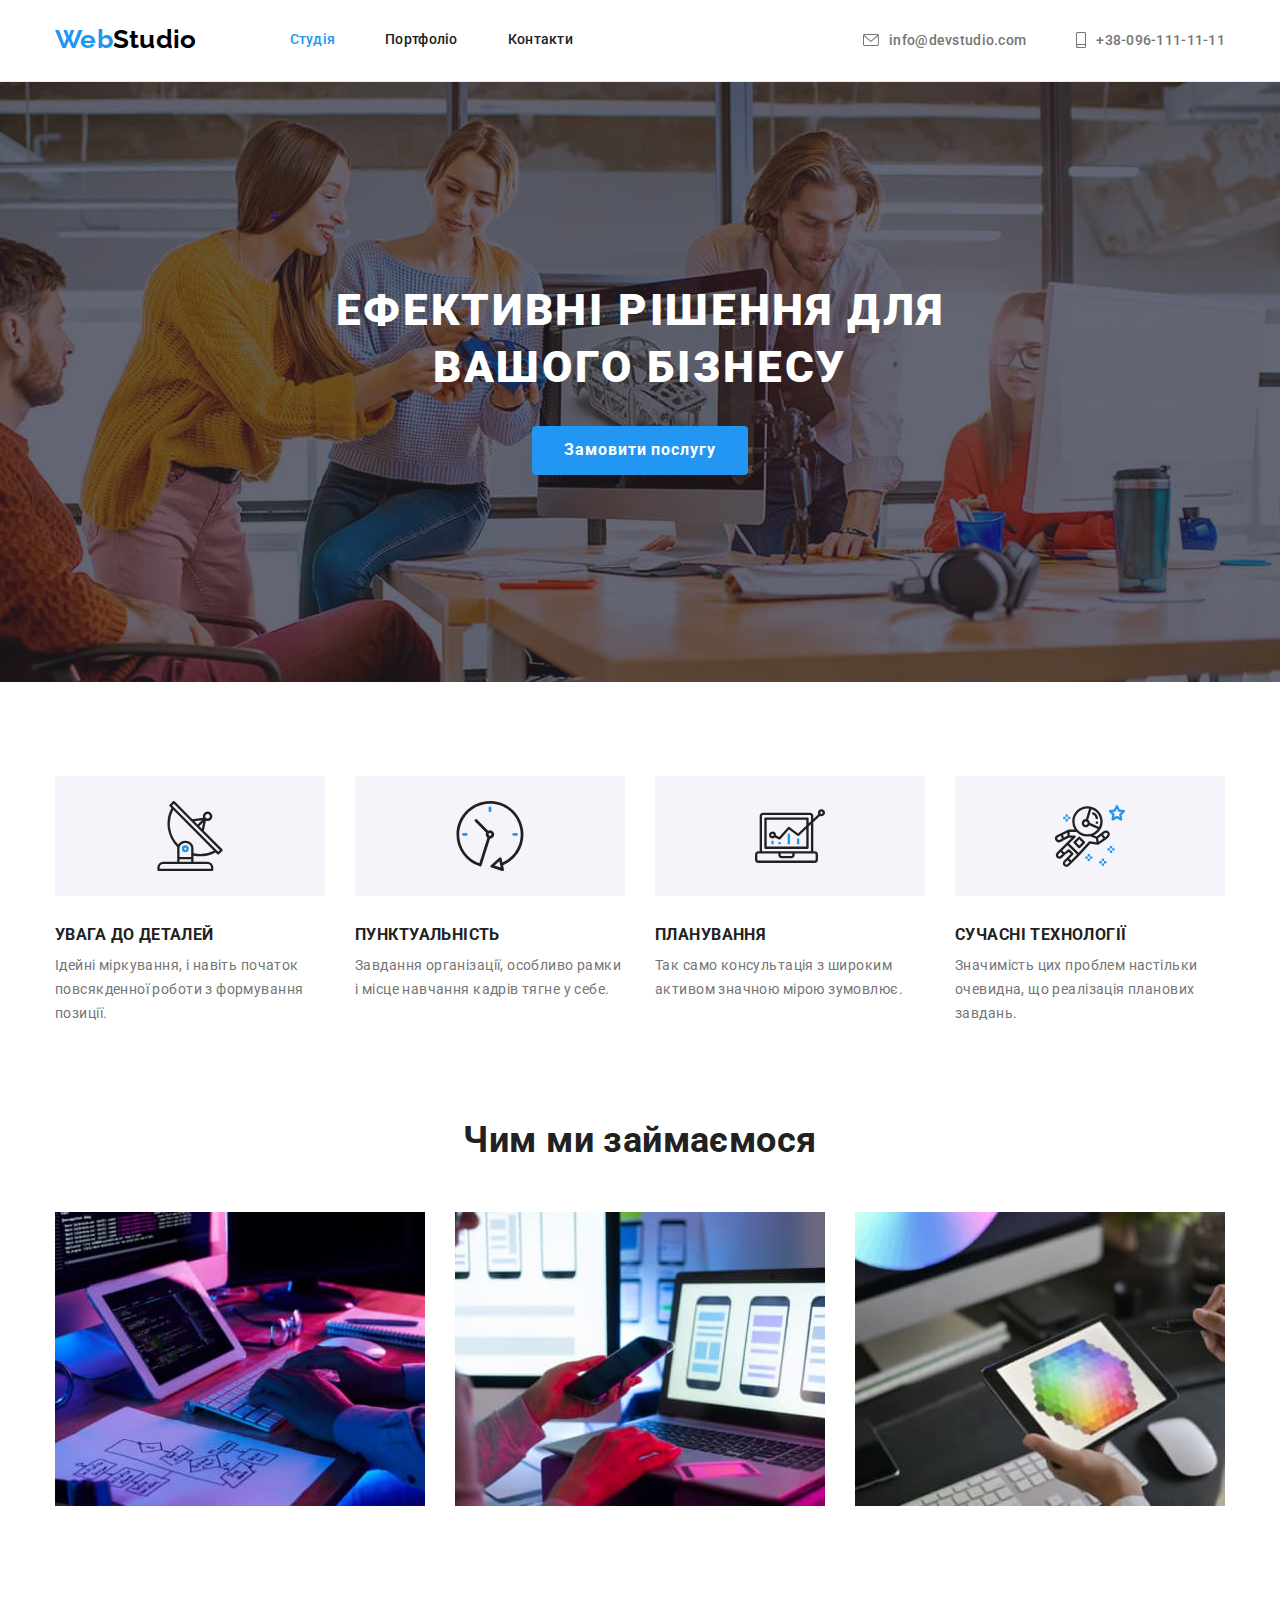
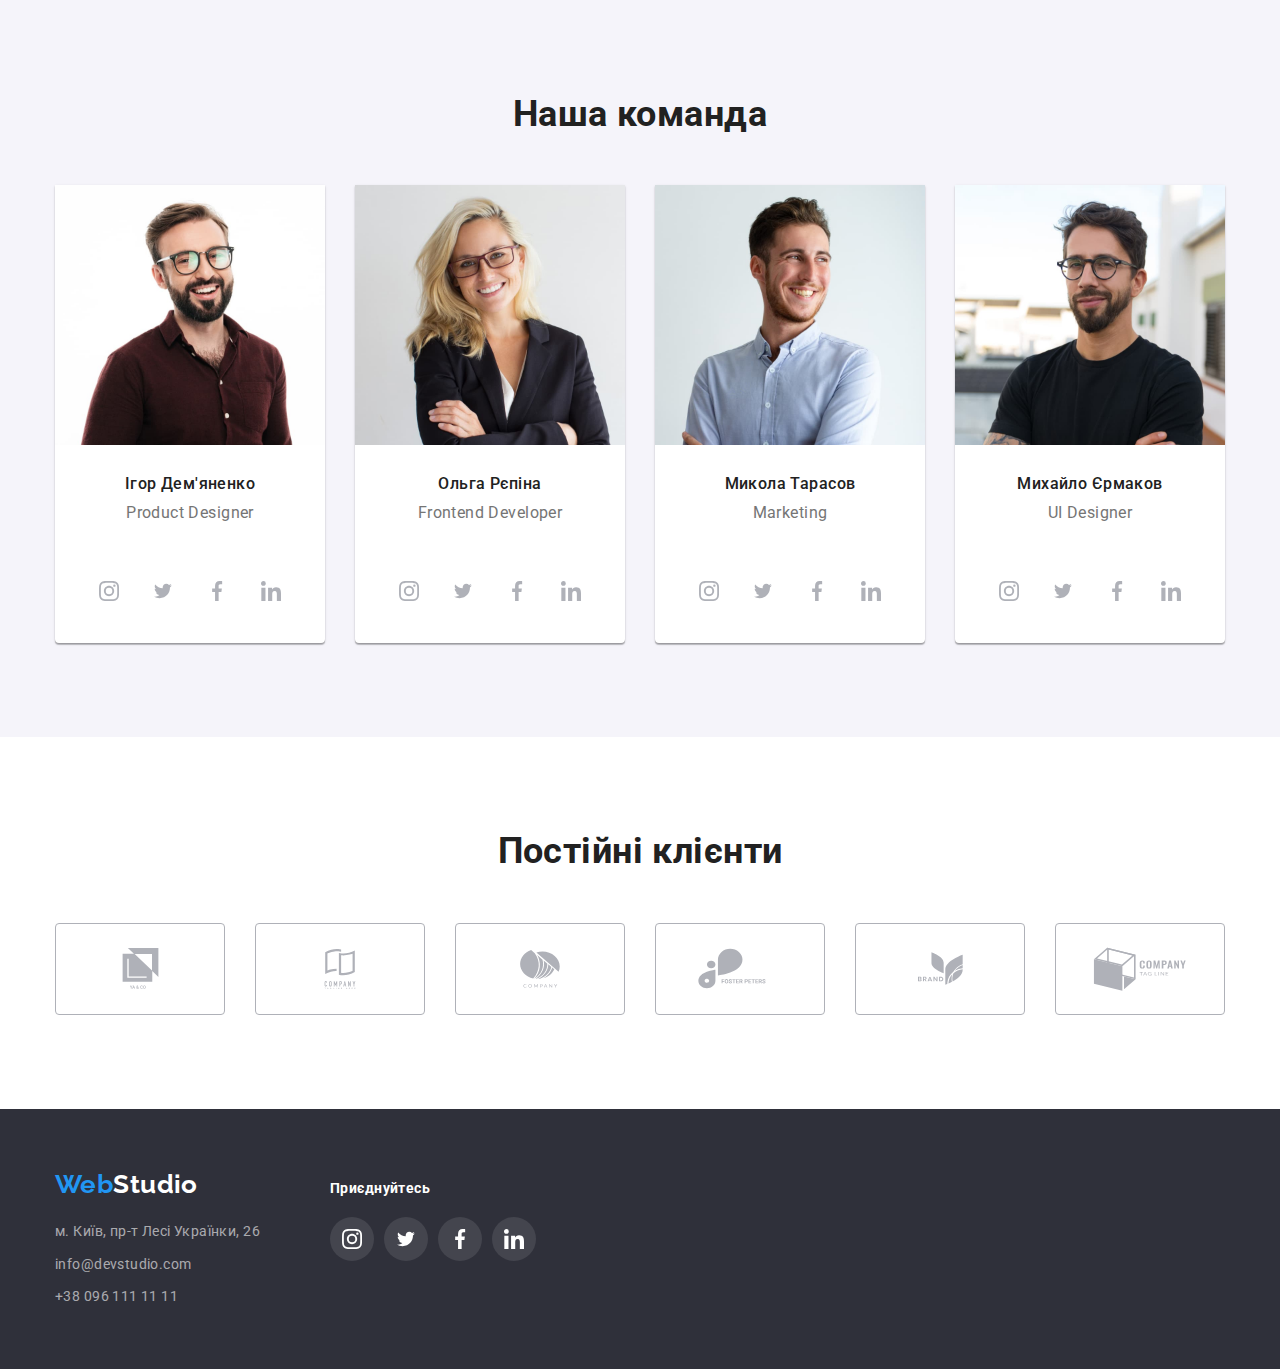
<file: index.html>
<!DOCTYPE html>
<html lang="uk">
  <head>
    <meta charset="UTF-8" />
    <meta http-equiv="X-UA-Compatible" content="IE=edge" />
    <meta name="viewport" content="width=device-width, initial-scale=1.0" />
    <link
      href="https://fonts.googleapis.com/css2?family=Raleway:wght@700&family=Roboto:wght@400;500;700;900&display=swap"
      rel="stylesheet"
    />
    <link rel="stylesheet" href="./normalize/modern-normalize.min.css">
    <link rel="stylesheet" href="./css/style.css" />
    <title>Студія</title>
  </head>
  <body>
    <!--Шапка сайту-->
   
    <header class="header-top">
      <div class="base-container header">
        <nav class="nav">
          <a href="index.html" class="logo"
            ><span class="base-logo">Web</span>Studio</a
          >
          <ul class="nav-list">
              <li class="item-nav">
                <a href="index.html" class="list active">Студія</a>
              </li>
              <li class="item-nav">
                <a href="./portfolio.html" class="list">Портфоліо</a>
              </li>
              <li class="item-nav"><a href="" class="list">Контакти</a></li>
          </ul>
        </nav>
        <ul class="address container-mail">
            <li class="contacts">
              
              <a href="mailto:info@devstudio.com" class="list-address"
                ><svg class="icon-nav1" width="16px" height="12px"> <use href="./images/sprite.svg#icon-envelope" ></use></svg> info@devstudio.com</a
              >
              
            </li>
            <li class="contacts">
              
              <a href="tel:+380961111111" class="list-address"
                ><svg class="icon-nav2" width="10px" height="16px"> <use href="./images/sprite.svg#icon-smartphone" ></use></svg> +38-096-111-11-11</a
              >
            </li>
        
        </ul>
      </div>
    </header>
  
    <!--Перший блок,герой-->
    <main>
      <section class="hero">
        <div class="base-container">
        <h1 class="headline">Ефективні рішення для вашого бізнесу</h1>
        <button type="button" class="btn">Замовити послугу</button>
        </div>
      </section>
      <!--Другий блок-->
      
      <section class="section">
        <div class="base-container">
        <h2 class="visually-hidden">Особливості</h2>
        <ul class="personalities-base">
            <li class="personalities-list">
              <div class="benefits-container">
              <svg class="benefits-icon" width="70px" height="70px"> <use href="./images/sprite.svg#icon-antenna-1" ></use></svg>
              </div>
              <h3 class="subtitle">УВАГА ДО ДЕТАЛЕЙ</h3>
              <p class="text">
                Ідейні міркування, і навіть початок повсякденної роботи з
                формування позиції.
              </p>
            </li>
            <li class="personalities-list">
               <div class="benefits-container">
              <svg class="benefits-icon" width="70px" height="70px"> <use href="./images/sprite.svg#icon-clock-1" ></use></svg>
              </div>
              <h3 class="subtitle">ПУНКТУАЛЬНІСТЬ</h3>
              <p class="text">
                Завдання організації, особливо рамки і місце навчання кадрів
                тягне у себе.
              </p>
            </li>
            <li class="personalities-list">
               <div class="benefits-container">
              <svg class="benefits-icon" width="70px" height="70px"> <use href="./images/sprite.svg#icon-diagram-1" ></use></svg>
              </div>
              <h3 class="subtitle">ПЛАНУВАННЯ</h3>
              <p class="text">
                Так само консультація з широким активом значною мірою зумовлює.
              </p>
            </li>
            <li class="personalities-list">
               <div class="benefits-container">
              <svg class="benefits-icon" width="70px" height="70px"> <use href="./images/sprite.svg#icon-astronaut-1" ></use></svg>
              </div>
              <h3 class="subtitle">СУЧАСНІ ТЕХНОЛОГІЇ</h3>
              <p class="text">
                Значимість цих проблем настільки очевидна, що реалізація
                планових завдань.
              </p>
            </li>
          </div>
        </ul>
        </div>
      </section>
      
      <!--Третій блок-->
      
        <section class="section work-top">
          <div class="base-container">
          <h2 class="heading">Чим ми займаємося</h2>
          <ul class="work-list">
            <li class="work">
              <img src="./images/box1(1).jpg" alt="Програмування" width="370" class="img-work" />
            </li>
            <li class="work">
              <img src="./images/box2(1).jpg" alt="Додатки" width="370" class="img-work"/>
            </li>
            <li class="work">
              <img src="./images/box3(1).jpg" alt="Дизайн" width="370" class="img-work"/>
            </li>
          </ul>
          </div>
        </section>
      <!--Четвертий блок-->
     
        <section class="section section-photo">
           <div class="base-container">
          <h2 class="section-text">Наша команда</h2>
          <ul class="photo">
            <li class="expert">
              <img src="./images/img(5).jpg" alt="Photo-1" width="270" class="img-work"  />
              <h3 class="photo-title">Ігор Дем'яненко</h3>
              <p class="photo-text">Product Designer</p>
  
          <ul class="icon-team">
            <li class=" social-link"><a href="#" class="icon-team-list" ><svg class="icon-social-link" width="20px" height="20px"> <use href="./images/sprite.svg#icon-instagram-2">
            </use></svg></a></li>
            <li class="social-link"><a href="#" class="icon-team-list"><svg class="icon-social-link" width="20px" height="16px"> <use href="./images/sprite.svg#icon-twitter-1">
            </use></svg></a></li>
            <li class="social-link"><a href="#" class="icon-team-list"><svg class="icon-social-link" width="20px" height="20px"> <use href="./images/sprite.svg#icon-facebook-1">
            </use></svg></a></li>
            <li class="social-link"><a href="#"  class="icon-team-list"><svg class="icon-social-link" width="20px" height="20px"> <use href="./images/sprite.svg#icon-linkedin-1"></use></svg></a></li>
          </ul>
        
            </li>
            <li class="expert">
              <img src="./images/img(1)(1).jpg" alt="Photo-2" width="270" class="img-work"  />
              <h3 class="photo-title">Ольга Рєпіна</h3>
              <p class="photo-text">Frontend Developer</p>
            <ul class="icon-team">
            <li class=" social-link"><a href="#" class="icon-team-list" ><svg class="icon-social-link" width="20px" height="20px"> <use href="./images/sprite.svg#icon-instagram-2">
            </use></svg></a></li>
            <li class="social-link"><a href="#" class="icon-team-list"><svg class="icon-social-link" width="20px" height="16px"> <use href="./images/sprite.svg#icon-twitter-1">
            </use></svg></a></li>
            <li class="social-link"><a href="#" class="icon-team-list"><svg class="icon-social-link" width="20px" height="20px"> <use href="./images/sprite.svg#icon-facebook-1">
            </use></svg></a></li>
            <li class="social-link"><a href="#"  class="icon-team-list"><svg class="icon-social-link" width="20px" height="20px"> <use href="./images/sprite.svg#icon-linkedin-1"></use></svg></a></li>
          </ul>
            </li>
            <li class="expert">
              <img src="./images/img(2)(1).jpg" alt="Photo-3" width="270" class="img-work"  />
              <h3 class="photo-title">Микола Тарасов</h3>
              <p class="photo-text">Marketing</p>
            <ul class="icon-team">
            <li class=" social-link"><a href="#" class="icon-team-list" ><svg class="icon-social-link" width="20px" height="20px"> <use href="./images/sprite.svg#icon-instagram-2">
            </use></svg></a></li>
            <li class="social-link"><a href="#" class="icon-team-list"><svg class="icon-social-link" width="20px" height="16px"> <use href="./images/sprite.svg#icon-twitter-1">
            </use></svg></a></li>
            <li class="social-link"><a href="#" class="icon-team-list"><svg class="icon-social-link" width="20px" height="20px"> <use href="./images/sprite.svg#icon-facebook-1">
            </use></svg></a></li>
            <li class="social-link"><a href="#"  class="icon-team-list"><svg class="icon-social-link" width="20px" height="20px"> <use href="./images/sprite.svg#icon-linkedin-1"></use></svg></a></li>
          </ul>
            </li>
            <li class="expert">
              <img src="./images/img(3)(1).jpg" alt="Photo-4" width="270" class="img-work"  />
              <h3 class="photo-title">Михайло Єрмаков</h3>
              <p class="photo-text">UI Designer</p>
            <ul class="icon-team">
            <li class=" social-link"><a href="#" class="icon-team-list" ><svg class="icon-social-link" width="20px" height="20px"> <use href="./images/sprite.svg#icon-instagram-2">
            </use></svg></a></li>
            <li class="social-link"><a href="#" class="icon-team-list"><svg class="icon-social-link" width="20px" height="16px"> <use href="./images/sprite.svg#icon-twitter-1">
            </use></svg></a></li>
            <li class="social-link"><a href="#" class="icon-team-list"><svg class="icon-social-link" width="20px" height="20px"> <use href="./images/sprite.svg#icon-facebook-1">
          
             <li class="social-link"><a href="#"  class="icon-team-list"><svg class="icon-social-link" width="20px" height="20px"> <use href="./images/sprite.svg#icon-linkedin-1"></use></svg></a></li>
          
          </ul>
          </div>
        </section>
        <!--Блок постійні клієнти-->
      <section class="section customers-section">
        <div class="base-container">
       <h2 class="regular-customers">Постійні клієнти</h2>
       <ul class="icon-customers">
        <li class="customers-list"><a href="#" class="customers"><svg class="icon-customers" width="41px" height="47px"><use href="./images/sprite.svg#icon-group"></use></svg></a> </li>
        <li class="customers-list"><a href="#" class="customers"><svg class="icon-customers"  width="40px" height="52px"><use href="./images/sprite.svg#icon-group-1"></use></svg></a></li>
        <li class="customers-list"><a href="#" class="customers"><svg class="icon-customers"  width="44px" height="41px"><use href="./images/sprite.svg#icon-Object"></use></svg></a></li>
        <li class="customers-list"><a href="#" class="customers"><svg class="icon-customers"  width="84px" height="41px"><use href="./images/sprite.svg#icon-group-5"></use></svg></a></li>
        <li class="customers-list"><a href="#" class="customers"><svg class="icon-customers" width="63px" height="45px"><use href="./images/sprite.svg#icon-group-3"></use></svg></a></li>
        <li class="customers-list"><a href="#" class="customers"><svg class="icon-customers" width="94px" height="44px"><use href="./images/sprite.svg#icon-group-4"></use></svg></a></li>
       </ul>
       </div>
      </section>
    </main>
    <!--Футер-->
    
      <footer class="footer">

      <div class="base-container footer-container">
      <div>
        <a href="index.html" class="logo-footer"
          ><span class="base-logo">Web</span>Studio</a
        >
        <address>
          <ul class="map-link">
            <li class="footer-maps">
              <a
                href="https://www.google.com.ua/maps/place/%D0%B1%D1%83%D0%BB.+%D0%9B%D0%B5%D1%81%D0%B8+%D0%A3%D0%BA%D1%80%D0%B0%D0%B8%D0%BD%D0%BA%D0%B8,+26,+%D0%9A%D0%B8%D0%B5%D0%B2,+02000/@50.4265807,30.5361971,17z/data=!3m1!4b1!4m5!3m4!1s0x40d4cf0e033ecbe9:0x57a4dffefec77da0!8m2!3d50.4265807!4d30.5383858?hl=ru"
                target="_blank"
                rel="noreferrer noopener"
                class="maps mail"
                >м. Київ, пр-т Лесі Українки, 26
              </a>
            </li>
            <li class="footer-mail">
              <a href="mailto:info@devstudio.com" class="mail"
                >info@devstudio.com</a
              >
            </li>
            <li class="tel">
              <a href="tel:+380961111111" class="mail">+38 096 111 11 11</a>
            </li>
          </ul>
         
        </address>
      </div>
      
       <div class="icon-container-footer">
          <h3 class="social-networks">Приєднуйтесь</h3>
          <ul class="footer-flex">
            <li class="social-list"><a href="#" class="icon-footer" ><svg class="icon-insta" width="20px" height="20px"> <use href="./images/sprite.svg#icon-instagram-2">
            </use></svg></a></li>
            <li class="social-list"><a href="#" class="icon-footer"><svg class="icon-insta" width="20px" height="16px"> <use href="./images/sprite.svg#icon-twitter-1">
            </use></svg></a></li>
            <li class="social-list"><a href="#" class="icon-footer"><svg class="icon-insta" width="20px" height="20px"> <use href="./images/sprite.svg#icon-facebook-1">
            </use></svg></a></li>
            <li class="social-list"><a href="#"  class="icon-footer"><svg class="icon-insta" width="20px" height="20px"> <use href="./images/sprite.svg#icon-linkedin-1"></use></svg></a></li>
          </ul>
       </div>
       </div>
      </footer>
  
  </body>
</html>
</file>
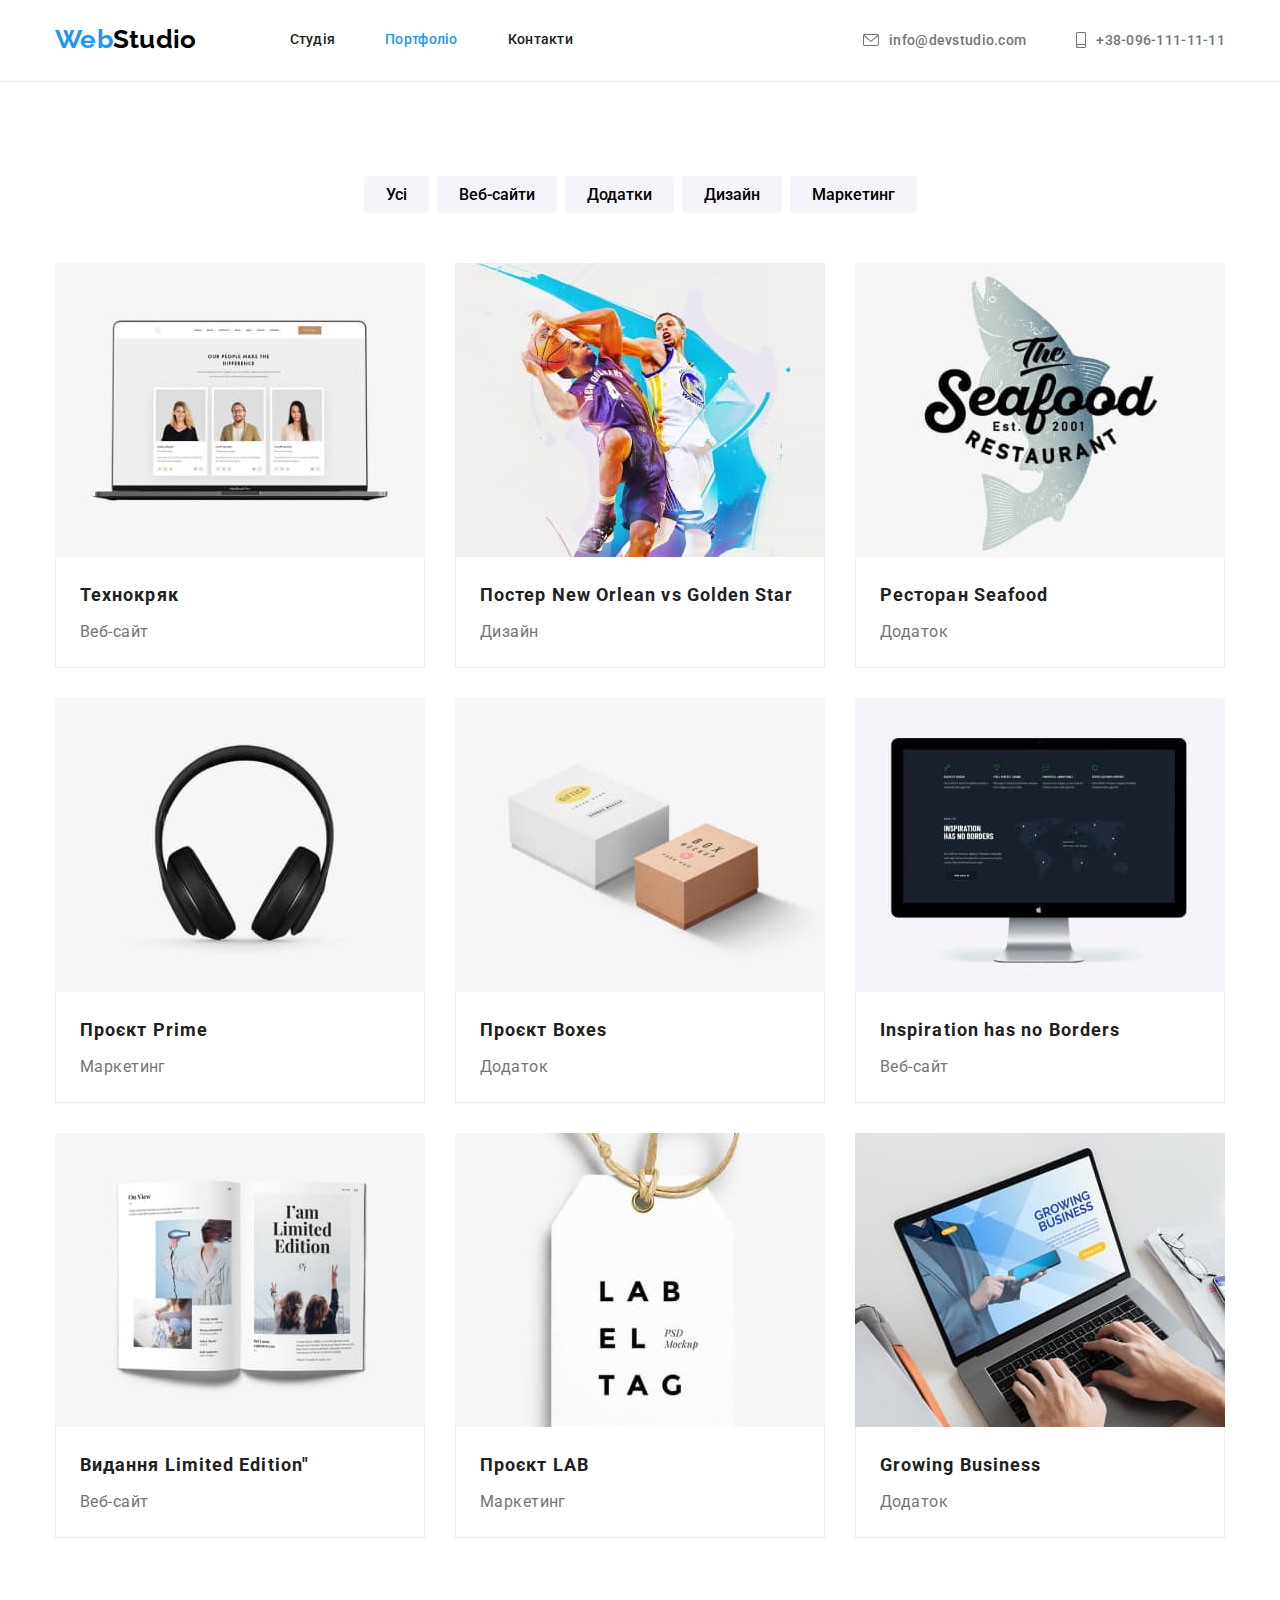
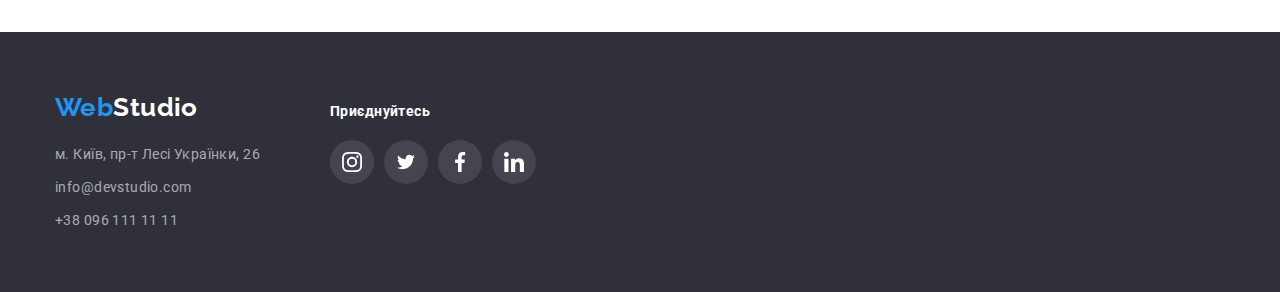
<file: portfolio.html>
<!DOCTYPE html>
<html lang="uk">
  <head>
    <meta charset="UTF-8" />
    <meta http-equiv="X-UA-Compatible" content="IE=edge" />
    <meta name="viewport" content="width=device-width, initial-scale=1.0" />
    <link
      href="https://fonts.googleapis.com/css2?family=Raleway:wght@700&family=Roboto:wght@400;500;700;900&display=swap"
      rel="stylesheet"
    />
    <link rel="stylesheet" href="./normalize/modern-normalize.min.css" />
    <link rel="stylesheet" href="./css/style.css" />
    <title>Портфоліо</title>
  </head>
  <body>
    <header class="header-top">
      <div class="base-container header">
        <nav class="nav">
          <a href="index.html" class="logo"
            ><span class="base-logo">Web</span>Studio</a
          >
          <ul class="nav-list">
            <li class="item-nav">
              <a href="index.html" class="list">Студія</a>
            </li>
            <li class="item-nav">
              <a href="./portfolio.html" class="list active">Портфоліо</a>
            </li>
            <li class="item-nav"><a href="" class="list">Контакти</a></li>
          </ul>
        </nav>
        <ul class="address container-mail">
          <li class="contacts">
            <a href="mailto:info@devstudio.com" class="list-address"
              ><svg class="icon-nav1" width="16px" height="12px">
                <use href="./images/sprite.svg#icon-envelope"></use>
              </svg>
              info@devstudio.com</a
            >
          </li>
          <li class="contacts">
            <a href="tel:+380961111111" class="list-address"
              ><svg class="icon-nav2" width="10px" height="16px">
                <use href="./images/sprite.svg#icon-smartphone"></use>
              </svg>
              +38-096-111-11-11</a
            >
          </li>
        </ul>
      </div>
    </header>
    <main>
      <section class="section-portfolio">
        <div class="base-container">
          <h1 class="visually-hidden">Приклади робіт</h1>
          <ul class="button-list">
            <li class="filter-btn">
              <button type="button" class="button">Усі</button>
            </li>
            <li class="filter-btn">
              <button type="button" class="button">Веб-сайти</button>
            </li>
            <li class="filter-btn">
              <button type="button" class="button">Додатки</button>
            </li>
            <li class="filter-btn">
              <button type="button" class="button">Дизайн</button>
            </li>
            <li class="filter-btn">
              <button type="button" class="button">Маркетинг</button>
            </li>
          </ul>
          <ul class="photo-example flex-container">
            <li class="examples-list">
              <a href="" class="examples-link">
                <img
                  src="./images/1.jpg"
                  alt="Технокряк"
                  width="370px"
                  class="img-work"
                />
                <div class="border">
                  <h2 class="examples">Технокряк</h2>
                  <p class="name-examples">Веб-сайт</p>
                </div>
              </a>
            </li>
            <li class="examples-list">
              <a href="" class="examples-link">
                <img
                  src="./images/2.jpg"
                  alt="Постер New Orlean vs Golden Star"
                  width="370px"
                  class="img-work"
                />
                <div class="border">
                  <h2 class="examples">Постер New Orlean vs Golden Star</h2>
                  <p class="name-examples">Дизайн</p>
                </div>
              </a>
            </li>
            <li class="examples-list">
              <a href="" class="examples-link">
                <img
                  src="./images/3.jpg"
                  alt="Ресторан Seafood"
                  width="370px"
                  class="img-work"
                />
                <div class="border">
                  <h2 class="examples">Ресторан Seafood</h2>
                  <p class="name-examples">Додаток</p>
                </div>
              </a>
            </li>
            <li class="examples-list">
              <a href="" class="examples-link">
                <img
                  src="./images/4.jpg"
                  alt="Проєкт Prime"
                  width="370px"
                  class="img-work"
                />
                <div class="border">
                  <h2 class="examples">Проєкт Prime</h2>
                  <p class="name-examples">Маркетинг</p>
                </div>
              </a>
            </li>
            <li class="examples-list">
              <a href="" class="examples-link">
                <img
                  src="./images/5.jpg"
                  alt="Проєкт Boxes"
                  width="370px"
                  class="img-work"
                />
                <div class="border">
                  <h2 class="examples">Проєкт Boxes</h2>
                  <p class="name-examples">Додаток</p>
                </div>
              </a>
            </li>
            <li class="examples-list">
              <a href="" class="examples-link">
                <img
                  src="./images/6.jpg"
                  alt="Inspiration has no Borders"
                  width="370px"
                  class="img-work"
                />
                <div class="border">
                  <h2 class="examples">Inspiration has no Borders</h2>
                  <p class="name-examples">Веб-сайт</p>
                </div>
              </a>
            </li>
            <li class="examples-list">
              <a href="" class="examples-link">
                <img
                  src="./images/7.jpg"
                  alt="Видання Limited Edition"
                  width="370px"
                  class="img-work"
                />
                <div class="border">
                  <h2 class="examples">Видання Limited Edition"</h2>
                  <p class="name-examples">Веб-сайт</p>
                </div>
              </a>
            </li>
            <li class="examples-list">
              <a href="" class="examples-link">
                <img
                  src="./images/8.jpg"
                  alt="Проєкт LAB"
                  width="370px"
                  class="img-work"
                />
                <div class="border">
                  <h2 class="examples">Проєкт LAB</h2>
                  <p class="name-examples">Маркетинг</p>
                </div>
              </a>
            </li>
            <li class="examples-list">
              <a href="" class="examples-link">
                <img
                  src="./images/9.jpg"
                  alt="Growing Business"
                  width="370px"
                  class="img-work"
                />
                <div class="border">
                  <h2 class="examples">Growing Business</h2>
                  <p class="name-examples">Додаток</p>
                </div>
              </a>
            </li>
          </ul>
        </div>
      </section>
    </main>
    <!--Футер-->
    <footer class="footer">
      <div class="base-container footer-container">
        <div>
          <a href="index.html" class="logo-footer"
            ><span class="base-logo">Web</span>Studio</a
          >
          <address>
            <ul class="map-link">
              <li class="footer-maps">
                <a
                  href="https://www.google.com.ua/maps/place/%D0%B1%D1%83%D0%BB.+%D0%9B%D0%B5%D1%81%D0%B8+%D0%A3%D0%BA%D1%80%D0%B0%D0%B8%D0%BD%D0%BA%D0%B8,+26,+%D0%9A%D0%B8%D0%B5%D0%B2,+02000/@50.4265807,30.5361971,17z/data=!3m1!4b1!4m5!3m4!1s0x40d4cf0e033ecbe9:0x57a4dffefec77da0!8m2!3d50.4265807!4d30.5383858?hl=ru"
                  target="_blank"
                  rel="noreferrer noopener"
                  class="maps mail"
                  >м. Київ, пр-т Лесі Українки, 26
                </a>
              </li>
              <li class="footer-mail">
                <a href="mailto:info@devstudio.com" class="mail"
                  >info@devstudio.com</a
                >
              </li>
              <li class="tel">
                <a href="tel:+380961111111" class="mail">+38 096 111 11 11</a>
              </li>
            </ul>
          </address>
        </div>

        <div class="icon-container-footer">
          <h3 class="social-networks">Приєднуйтесь</h3>
          <ul class="footer-flex">
            <li class="social-list">
              <a href="#" class="icon-footer"
                ><svg class="icon-insta" width="20px" height="20px">
                  <use href="./images/sprite.svg#icon-instagram-2"></use></svg
              ></a>
            </li>
            <li class="social-list">
              <a href="#" class="icon-footer"
                ><svg class="icon-insta" width="20px" height="16px">
                  <use href="./images/sprite.svg#icon-twitter-1"></use></svg
              ></a>
            </li>
            <li class="social-list">
              <a href="#" class="icon-footer"
                ><svg class="icon-insta" width="20px" height="20px">
                  <use href="./images/sprite.svg#icon-facebook-1"></use></svg
              ></a>
            </li>
            <li class="social-list">
              <a href="#" class="icon-footer"
                ><svg class="icon-insta" width="20px" height="20px">
                  <use href="./images/sprite.svg#icon-linkedin-1"></use></svg
              ></a>
            </li>
          </ul>
        </div>
      </div>
    </footer>
  </body>
</html>
</file>
<file: css/style.css>
/*Основні кольори*/
:root {
  --brand-color: #212121;
  --text-color: #757575;
  --accent-color: #ffffff;
  --sub-accent: #2196f3;
  --hover-accent: #188ce8;
  --bgc: #2f303a;
  --bgc-section: #f5f4fa;
  --logo: #000000;
  --line: #ececec;
  --border: #eeeeee;
  --focus: rgba(0, 0, 0, 0.12);
  --color-focus: rgba(0, 0, 0, 0.14);
  --sub-focus: rgba(0, 0, 0, 0.2);
  --mail-style: rgba(255, 255, 255, 0.6);
  --bgc-customers: #f5f5f5;
  --border-btn: #afb1b8;
}
html {
  box-sizing: border-box;
}
*,
*::before,
*::after {
  box-sizing: inherit;
}
body {
  margin: 0;
  font-family: "Roboto", sans-serif;
  color: var(--brand-color);
  letter-spacing: 0.03em;
  font-size: 14px;
  line-height: 1.2;
  background-color: var(--accent-color);
}
a {
  text-decoration: none;
}
ul {
  list-style: none;
  padding: 0;
}
.base-container {
  width: 1200px;
  padding: 0 15px;
  margin: 0 auto;
}
.section {
  padding-bottom: 94px;
  padding-top: 94px;
}
.header {
  display: flex;
  align-items: center;
}
.header-top {
  border-bottom: 1px solid var(--line);
}

.item-nav {
  margin-right: 50px;
}
.list {
  display: block;
  padding-top: 32px;
  padding-bottom: 32px;

  color: var(--brand-color);
}
.item-nav:last-child {
  margin-right: 0px;
}
.logo {
  display: inline-block;
  padding-top: 24px;
  padding-bottom: 25px;
  padding-left: 0;
  margin-right: 93px;

  font-family: "Raleway", sans-serif;
  font-size: 26px;
  font-weight: 700;
  line-height: 1.19;
  color: var(--logo);
}
.base-logo {
  color: var(--sub-accent);
}
.nav {
  display: flex;
  align-items: center;
  font-weight: 500;
  letter-spacing: 0.02em;
  line-height: 1.14;
}
.nav-list {
  display: flex;
  margin-top: 0;
  margin-bottom: 0;
}
.active {
  color: var(--sub-accent);
}

/*адреса*/
.container-mail {
  display: flex;
}
.contacts:not(:last-child) {
  margin-right: 50px;
}
.address {
  margin-left: auto;
  margin-bottom: 0;
  margin-top: 0;

  font-weight: 500;
  letter-spacing: 0.02em;
  list-style: none;
  padding-left: 0px;
}
.list-address {
  margin: 0 auto;
  display: flex;
  justify-content: center;
  align-items: center;

  padding-top: 32px;
  padding-bottom: 32px;
  color: var(--text-color);
}

.list-address:hover,
.list-address:focus {
  color: var(--sub-accent);
  fill: var(--sub-accent);
}

.list:hover,
.list:focus {
  color: var(--sub-accent);
}
.icon-nav1 {
  padding: 0;
  margin-right: 10px;
  fill: currentColor;
}
.icon-nav2 {
  padding: 0;
  margin-right: 10px;
  fill: currentColor;
}

/*герой*/
.hero {
  max-width: 1600px;
  margin-left: auto;
  margin-right: auto;
  background-image: linear-gradient(
      to right,
      rgba(47, 48, 58, 0.4),
      rgba(47, 48, 58, 0.4)
    ),
    url(../images/hero.jpg);

  background-repeat: no-repeat;
  background-size: cover;
  background-position: center;
  background-color: var(--bgc);
  text-align: center;
  height: 600px;
  padding-top: 200px;
  padding-bottom: 200px;
}
.headline {
  width: 696px;
  margin-bottom: 30px;
  margin-left: auto;
  margin-right: auto;
  margin-top: 0;

  font-weight: 900;
  font-size: 44px;
  line-height: 1.3;
  text-align: center;
  letter-spacing: 0.06em;
  text-transform: uppercase;
  color: var(--accent-color);
}
.btn {
  font-family: inherit;
  font-weight: 700;
  line-height: 1.8;
  letter-spacing: 0.06em;
  font-size: 16px;
  padding: 10px 32px;
  border-radius: 4px;
  min-width: 216px;
  text-align: center;
  border: none;
  background-color: var(--sub-accent);
  color: var(--accent-color);
  cursor: pointer;
}
.btn:hover,
.btn:focus {
  background-color: var(--hover-accent);
}
.personalities-list {
  width: 270px;
  margin-right: 30px;
  width: 270px;
}
.personalities-list:last-child {
  margin-right: 0px;
}
.benefits-container {
  width: 270px;
  height: 120px;
  background-color: var(--bgc-section);
  margin-bottom: 30px;
  border-radius: 4px;
  display: flex;
  align-items: center;
  justify-content: center;
}

.personalities-base {
  display: flex;
  margin-top: 0;
  margin-bottom: 0;
  padding-left: 0;
}
.subtitle {
  margin-top: 0;
  margin-bottom: 10px;
  font-weight: 700;
  line-height: 1.14;
  text-transform: uppercase;
}
.text {
  margin-top: 0;
  margin-bottom: 0;
  line-height: 1.7;
  color: var(--text-color);
}
.heading {
  margin-bottom: 50px;
  margin-top: 0;
  text-align: center;

  font-weight: 700;
  font-size: 36px;
  line-height: 1.16;
}
.work-top {
  padding-top: 0;
}
.working {
  display: flex;
}
.section-text {
  text-align: center;
  margin-top: 0;
  margin-bottom: 50px;

  font-weight: 700;
  font-size: 36px;
  text-align: center;
  line-height: 1.16;
}
.section-photo {
  background-color: var(--bgc-section);
}
.img-work {
  display: block;
  width: 100%;
  height: auto;
}

.work {
  margin-right: 30px;
}
.work:last-child {
  margin-right: 0px;
}
.work-list {
  display: flex;
  margin-top: 0;
  margin-bottom: 0;
}
.expert {
  margin-right: 30px;
  box-shadow: 0px 1px 3px var(--focus), 0px 1px 1px var(--color-focus),
    0px 2px 1px var(--sub-focus);
  border-radius: 0px 0px 4px 4px;
  background: var(--accent-color);
}
.expert:last-child {
  margin-right: 0px;
}
.photo-title {
  margin-bottom: 10px;
  padding-top: 30px;
  font-weight: 500;
  font-size: 16px;
  line-height: 1.18;
  margin-top: 0;
  text-align: center;
}
.photo-text {
  padding-bottom: 30px;
  margin-bottom: 0;
  margin-top: 0;
  font-size: 16px;
  color: var(--text-color);
  line-height: 1.18;
  text-align: center;
}
.photo {
  display: flex;
  margin-top: 0;
  margin-bottom: 0;
}
.icon-team {
  display: flex;
  justify-content: center;
  margin-bottom: 30px;
  margin-right: 32px;
  margin-left: 32px;
  margin-top: 16px;
}
.icon-team-list {
  display: flex;
  align-items: center;
  justify-content: center;
  width: 44px;
  height: 44px;
  border-radius: 50%;
  color: var(--border-btn);
  background-color: var(--accent-color);
}
.social-link:not(:last-child) {
  margin-right: 10px;
}

.icon-team-list:hover,
.icon-team-list:focus {
  background-color: var(--sub-accent);
  color: var(--accent-color);
}
.icon-social-link {
  fill: currentColor;
}
.regular-customers {
  margin-bottom: 50px;
  margin-top: 0;
  text-align: center;
  font-weight: 700;
  font-size: 36px;
  line-height: 1.16;
}

.customers {
  display: flex;
  justify-content: center;
  align-items: center;
  padding: 0;
  margin: 0;
  width: 170px;
  height: 92px;
  background-color: var(--accent-color);
  border: 1px solid var(--border-btn);
  border-radius: 4px;
  color: var(--border-btn);
}

.customers-list:not(:last-child) {
  margin-right: 30px;
}
.customers:hover,
.customers:focus {
  color: var(--sub-accent);
  border-color: var(--sub-accent);
}

.icon-customers {
  display: flex;
  fill: currentColor;
  margin: 0;
}

.footer {
  padding-bottom: 60px;
  background-color: var(--bgc);
}

.logo-footer {
  margin-top: 60px;
  display: inline-block;
  margin-bottom: 20px;

  color: var(--accent-color);
  font-family: "Raleway", sans-serif;
  font-size: 26px;
  font-weight: 700;
  line-height: 1.19;
}
.mail {
  display: inline-block;

  font-style: normal;
  line-height: 1.7;
  color: var(--mail-style);
}
.mail:hover,
.mail:focus {
  color: var(--sub-accent);
}
.map-link {
  margin: 0;
}

.footer-mail {
  margin-top: 9px;
}
.tel {
  margin-top: 9px;
}
.icon-container-footer {
  margin-left: 70px;
  margin-top: 72px;
}
.footer-flex {
  display: flex;
  margin: 0;
}
.social-networks {
  margin-bottom: 20px;
  margin-top: 0;
  margin-right: 0;
  margin-left: 0;

  color: var(--accent-color);
  font-weight: 700;
  font-size: 14px;
  line-height: 1.14;
}
.social-list:not(:last-child) {
  margin-right: 10px;
}
.social-list {
  width: 44px;
  height: 44px;
}
.footer-container {
  display: flex;
}

.icon-footer {
  display: flex;
  justify-content: center;
  align-items: center;

  width: 44px;
  height: 44px;
  padding: 0;

  background-color: rgba(255, 255, 255, 0.1);
  border-radius: 50%;
}
.icon-footer:hover,
.icon-footer:focus {
  background-color: var(--sub-accent);
}
.icon-insta {
  align-items: center;
  justify-content: center;
  padding: 0;
  fill: var(--accent-color);
}

/*Сторінка портфоліо, хедер і футер перенесені*/
.button {
  font-family: inherit;
  font-weight: 500;
  font-size: 16px;
  line-height: 1.6;
  cursor: pointer;
  padding: 6px 22px;
  border-radius: 4px;
  text-align: center;
  background-color: var(--bgc-section);
  border: none;
}
.filter-btn {
  margin-right: 8px;
}
.filter-btn:last-child {
  margin-right: 0;
}
.button:hover,
.button:focus {
  color: var(--accent-color);
  background-color: var(--sub-accent);
  box-shadow: 0px 3px 1px rgba(0, 0, 0, 0.1), 0px 1px 2px rgba(0, 0, 0, 0.08),
    0px 2px 2px rgba(0, 0, 0, 0.12);
}
.button-list {
  display: flex;
  justify-content: center;
  padding-bottom: 0;
  padding-top: 0;
  margin-bottom: 50px;
  margin-top: 0;
  list-style: none;
}
.section-portfolio {
  padding-top: 94px;
  padding-bottom: 94px;
}

.examples {
  margin-top: 0;
  margin-bottom: 0;
  font-weight: 700;
  font-size: 18px;
  line-height: 2;
  letter-spacing: 0.06em;
  color: var(--brand-color);
}
.name-examples {
  margin-top: 4px;
  margin-right: 0;
  margin-left: 0;
  margin-bottom: 0;
  font-size: 16px;
  line-height: 1.87;
  color: var(--text-color);
}

.photo-example {
  list-style: none;
  margin-bottom: 0;
  margin-top: 0;
}

.examples-list {
  width: 370px;
  margin-right: 30px;
  margin-bottom: 30px;

  background-color: var(--accent-color);
}

.border {
  padding-top: 20px;
  padding-bottom: 20px;
  padding-left: 24px;
  padding-right: 24px;
  border-bottom: 1px solid var(--border);
  border-left: 1px solid var(--border);
  border-right: 1px solid var(--border);
}
.examples-link {
  display: block;
}
.examples-link:hover {
  box-shadow: 0px 1px 1px rgba(0, 0, 0, 0.12), 0px 4px 4px rgba(0, 0, 0, 0.06),
    1px 4px 6px rgba(0, 0, 0, 0.16);
}

.flex-container {
  display: flex;
  flex-wrap: wrap;
  margin-top: 0;
}

.examples-list:nth-child(3n) {
  margin-right: 0;
}

.examples-list:nth-last-child(-n + 3) {
  margin-bottom: 0;
}

.visually-hidden {
  position: absolute;
  width: 1px;
  height: 1px;
  margin: -1px;
  border: 0;
  padding: 0;

  white-space: nowrap;
  clip-path: inset(100%);
  clip: rect(0 0 0 0);
  overflow: hidden;
}
</file>
